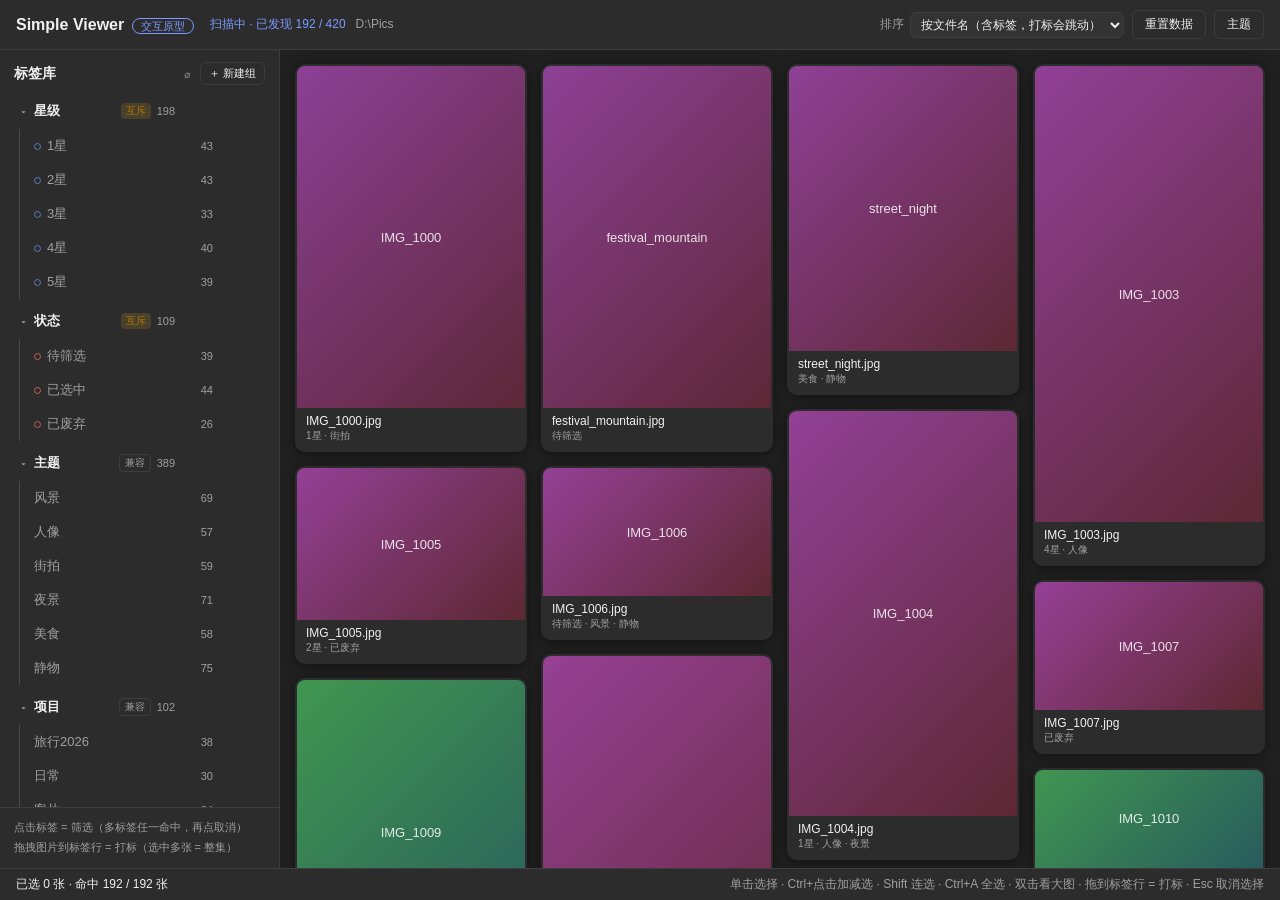
<file: demo/index.html>
<!DOCTYPE html>
<html lang="zh-CN">
<head>
<meta charset="UTF-8">
<meta name="viewport" content="width=device-width, initial-scale=1.0">
<title>Simple Viewer · 打标签与瀑布流 交互原型</title>
<link rel="stylesheet" href="demo.css">
</head>
<body class="dark">
<div id="app">
  <header id="toolbar">
    <div class="app-title">Simple Viewer<span class="proto-badge">交互原型</span></div>
    <div class="library-info">
      <span id="scanStatus" class="scan-status">准备扫描…</span>
      <span id="libraryPath" class="library-path">D:\Pics</span>
    </div>
    <div class="toolbar-actions">
      <label class="sort-box">排序
        <select id="sortMode">
          <option value="name">按文件名（含标签，打标会跳动）</option>
          <option value="found">按发现顺序（稳定）</option>
        </select>
      </label>
      <button id="resetDemoBtn" class="ghost-btn" title="清空本地改动并重新生成演示数据">重置数据</button>
      <button id="themeBtn" class="ghost-btn" title="切换深浅色">主题</button>
    </div>
  </header>

  <div id="filterBar" class="empty">
    <div id="activeFilters"></div>
    <div class="filter-right">
      <span id="filterStats"></span>
    </div>
  </div>

  <div id="mainRow">
    <aside id="sidebar">
      <div class="sidebar-head">
        <span>标签库</span>
        <span class="head-actions">
          <!-- ∅ 无标签筛选（对齐 WinUI 侧栏标题行；「清空筛选」按钮已移除，取消走二次点击/chip ✕） -->
          <button id="untaggedBtn" class="icon-btn untagged-btn" title="筛选无标签图片（再点取消）">∅</button>
          <button id="addGroupBtn" class="ghost-btn small">＋ 新建组</button>
        </span>
      </div>
      <div id="groupList"></div>
      <div class="sidebar-tip">
        点击标签 = 筛选（多标签任一命中，再点取消）<br>
        拖拽图片到标签行 = 打标（选中多张 = 整集）
      </div>
    </aside>
    <main id="waterfallWrap">
      <div id="waterfall"></div>
      <div id="emptyHint" class="hidden">当前筛选条件下没有图片</div>
    </main>
  </div>

  <footer id="statusBar">
    <span id="statusLeft"></span>
    <span id="statusHint">单击选择 · Shift 连选 · Ctrl+A 全选 · 双击看大图 · Esc 取消选择</span>
  </footer>
</div>

<!-- 单图查看 -->
<div id="viewerOverlay" class="overlay hidden">
  <div class="viewer-top">
    <div class="viewer-actions">
      <button id="viewerPrev" class="ghost-btn">← 上一张</button>
      <button id="viewerNext" class="ghost-btn">下一张 →</button>
      <button id="viewerDelete" class="ghost-btn danger">删除</button>
      <button id="viewerClose" class="ghost-btn">关闭 (Esc)</button>
    </div>
  </div>
  <div class="viewer-body">
    <div class="viewer-stage">
      <img id="viewerImg" alt="">
    </div>
    <!-- 详情右栏：图片信息（结构化行）+ 标签管理（chips ✕ 移除、＋ 目录选择添加） -->
    <aside class="viewer-side">
      <div class="side-head">图片信息</div>
      <div class="side-info">
        <div class="info-row"><span>文件名</span><b id="sideName" class="mono"></b></div>
        <div class="info-row"><span>文件大小</span><b id="sideSize"></b></div>
        <div class="info-row"><span>像素尺寸</span><b id="sideDims"></b></div>
        <div class="info-row"><span>序号</span><b id="sideIndex"></b></div>
      </div>
      <div class="side-tags-head">
        <span>标签</span>
        <button id="addTagBtn" class="ghost-btn small" title="添加标签（打开标签目录）">＋</button>
      </div>
      <div class="side-tags" id="sideTags"></div>
    </aside>
  </div>
  <!-- 标签目录选择器（＋ 弹出层：组行 + 可点标签行，已选禁点） -->
  <div id="tagCatalog" class="catalog-pop hidden">
    <div class="catalog-title">为当前图片添加标签</div>
    <div id="catalogList" class="catalog-list"></div>
  </div>
</div>

<!-- 通用对话框 -->
<div id="modalOverlay" class="overlay hidden">
  <div class="modal">
    <div class="modal-title" id="modalTitle"></div>
    <div class="modal-msg" id="modalMsg"></div>
    <input id="modalInput" class="hidden" type="text">
    <label id="modalCheckWrap" class="modal-check hidden">
      <input type="checkbox" id="modalCheck"> <span id="modalCheckLabel"></span>
    </label>
    <div class="modal-btns">
      <button id="modalCancel" class="ghost-btn">取消</button>
      <button id="modalOk" class="primary-btn">确定</button>
    </div>
  </div>
</div>

<div id="toast" class="hidden"></div>
<script src="demo.js"></script>
</body>
</html>
</file>
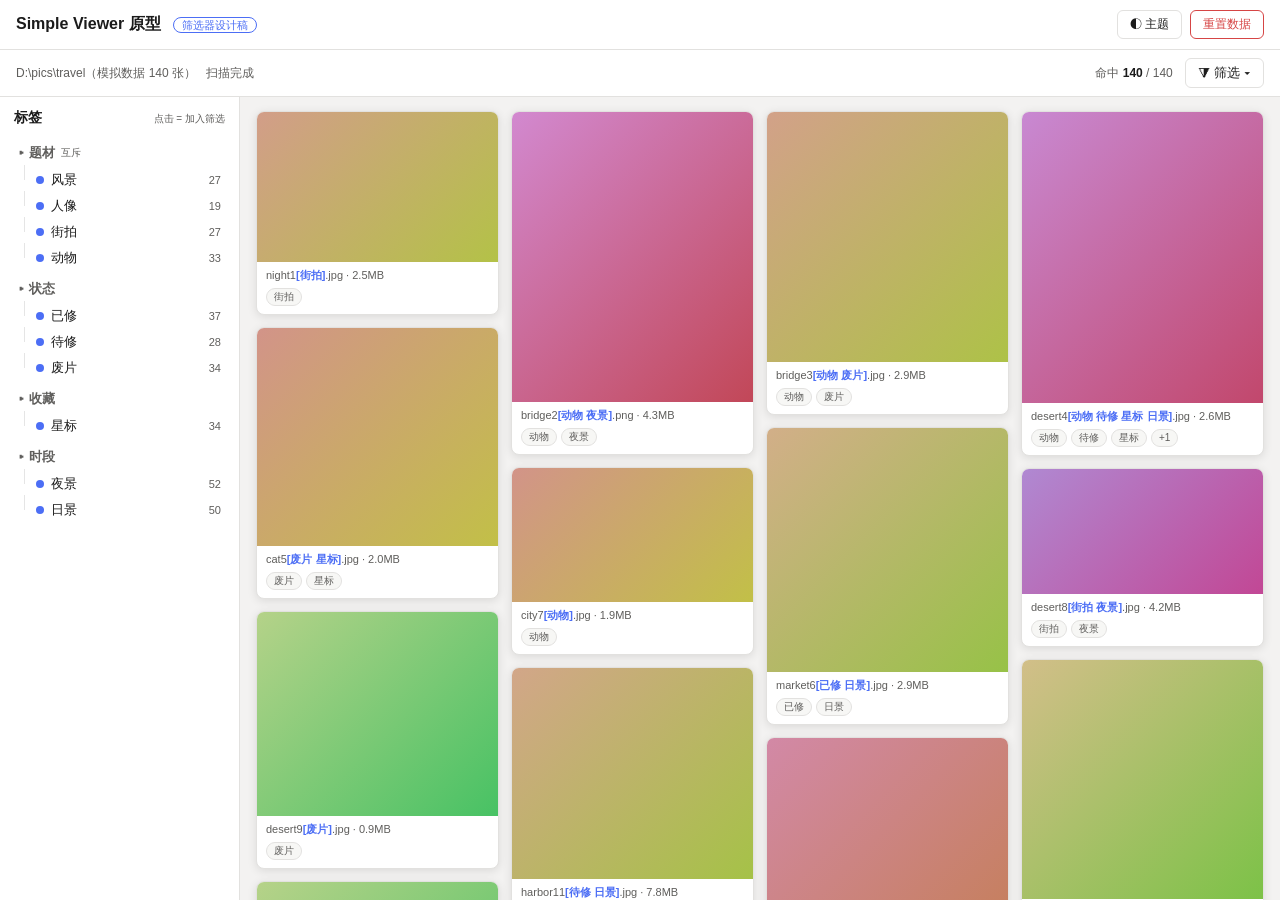
<file: demo/filter.html>
<!DOCTYPE html>
<html lang="zh-CN">
<head>
<meta charset="UTF-8">
<meta name="viewport" content="width=device-width, initial-scale=1">
<title>筛选器设计稿 — Simple Viewer 原型</title>
<link rel="stylesheet" href="filter.css">
</head>
<body>
<div id="app">
  <!-- 顶栏 -->
  <header id="topbar">
    <div class="app-title">Simple Viewer 原型 <span class="proto-badge">筛选器设计稿</span></div>
    <div class="topbar-actions">
      <button class="ghost-btn" id="themeBtn" title="切换亮/暗主题">◐ 主题</button>
      <button class="ghost-btn danger" id="resetBtn" title="清空本地改动重新开始">重置数据</button>
    </div>
  </header>

  <!-- 工具栏 -->
  <div id="toolbar">
    <div class="library-info">
      <span class="library-path">D:\pics\travel（模拟数据 140 张）</span>
      <span class="scan-status done">扫描完成</span>
    </div>
    <div class="toolbar-actions">
      <span id="hitStats" class="hit-stats"></span>
      <div class="filter-anchor">
        <button class="filter-toggle" id="filterToggle">⧩ 筛选 <span class="cond-badge" id="condBadge" hidden></span> ▾</button>
      </div>
    </div>
  </div>

  <!-- 筛选条（应用后显示人话表达式） -->
  <div id="filterBar" class="empty">
    <div id="activeFilters" class="active-filters"></div>
    <div class="filter-right">
      <button class="link-btn" id="editFilterBtn">编辑</button>
      <button class="link-btn" id="clearFilterBtn">清空</button>
    </div>
  </div>

  <!-- 主区：左标签树 + 右瀑布流 -->
  <div id="mainRow">
    <aside id="sidebar">
      <div class="sidebar-head">
        <span>标签</span>
        <span class="head-hint">点击 = 加入筛选</span>
      </div>
      <div id="groupList"></div>
    </aside>
    <main id="wallWrap">
      <div id="wall"></div>
      <div id="wallEmpty" class="wall-empty" hidden>没有图片命中当前筛选条件</div>
    </main>
  </div>
</div>

<!-- 筛选面板（flyout，锚定筛选按钮） -->
<div id="flyout" class="flyout" hidden>
  <div class="flyout-head">
    <span class="flyout-title">⧩ 筛选</span>
    <span class="flyout-sub">条件实时生效</span>
    <button class="icon-btn" id="flyoutClose" title="关闭">✕</button>
  </div>
  <div class="flyout-body" id="flyoutBody"><!-- 条件树渲染区 --></div>
  <div class="flyout-foot">
    <div class="expr-preview">
      <span class="expr-label">表达式</span>
      <span id="exprText" class="expr-text"></span>
    </div>
    <div class="flyout-foot-actions">
      <span id="panelHits" class="panel-hits"></span>
      <button class="ghost-btn small" id="clearCondBtn">清空条件</button>
      <button class="primary-btn" id="doneBtn">完成</button>
    </div>
  </div>
</div>

<!-- 标签值选择弹层 -->
<div id="popover" class="popover" hidden></div>

<div id="toast" class="toast" hidden></div>

<script src="filter.js"></script>
</body>
</html>
</file>
<file: demo/demo.css>
/* ============ 主题变量 ============ */
:root {
  --bg: #f3f2f1;
  --bg-2: #fbfbfa;
  --panel: #ffffff;
  --panel-2: #f7f7f5;
  --border: #e2e1df;
  --text: #1b1b1b;
  --text-2: #6c6b69;
  --accent: #4c6ef5;
  --accent-soft: rgba(76, 110, 245, 0.12);
  --danger: #d64545;
  --sel: rgba(76, 110, 245, 0.85);
  --shadow: 0 2px 10px rgba(0, 0, 0, 0.10);
  --row-hover: rgba(0, 0, 0, 0.05);
  --row-active: rgba(0, 0, 0, 0.08);
  --row-line: rgba(0, 0, 0, 0.10);
}
body.dark {
  --bg: #202020;
  --bg-2: #272727;
  --panel: #2c2c2c;
  --panel-2: #333333;
  --border: #3d3d3d;
  --text: #f1f1f1;
  --text-2: #a0a0a0;
  --accent: #7c9aff;
  --accent-soft: rgba(124, 154, 255, 0.15);
  --danger: #ff7b72;
  --sel: rgba(124, 154, 255, 0.9);
  --shadow: 0 2px 12px rgba(0, 0, 0, 0.45);
  --row-hover: rgba(255, 255, 255, 0.06);
  --row-active: rgba(255, 255, 255, 0.12);
  --row-line: rgba(255, 255, 255, 0.14);
}

* { box-sizing: border-box; margin: 0; padding: 0; }
html, body { height: 100%; }
body {
  font-family: "Segoe UI Variable", "Segoe UI", "Microsoft YaHei UI", "Microsoft YaHei", sans-serif;
  background: var(--bg);
  color: var(--text);
  font-size: 14px;
  overflow: hidden;
}

#app { height: 100vh; display: grid; grid-template-rows: auto auto 1fr auto; }

/* ============ 顶栏 ============ */
#toolbar {
  display: flex; align-items: center; gap: 16px;
  padding: 10px 16px;
  background: var(--panel);
  border-bottom: 1px solid var(--border);
}
.app-title { font-size: 16px; font-weight: 600; white-space: nowrap; }
.proto-badge {
  margin-left: 8px; font-size: 11px; font-weight: 400; color: var(--accent);
  border: 1px solid var(--accent); border-radius: 999px; padding: 1px 8px;
}
.library-info { flex: 1; display: flex; align-items: baseline; gap: 10px; min-width: 0; }
.library-path { color: var(--text-2); font-size: 12px; overflow: hidden; text-overflow: ellipsis; white-space: nowrap; }
.scan-status { color: var(--accent); font-size: 12px; white-space: nowrap; }
.scan-status.done { color: var(--text-2); }
.toolbar-actions { display: flex; align-items: center; gap: 8px; }
.sort-box { font-size: 12px; color: var(--text-2); display: flex; align-items: center; gap: 6px; }

.ghost-btn {
  background: transparent; color: var(--text);
  border: 1px solid var(--border); border-radius: 6px;
  padding: 5px 12px; font-size: 12px; cursor: pointer; white-space: nowrap;
}
.ghost-btn:hover { background: var(--panel-2); }
.ghost-btn.small { padding: 3px 8px; font-size: 11px; }
.ghost-btn.danger { color: var(--danger); border-color: var(--danger); }
.primary-btn {
  background: var(--accent); color: #fff; border: none; border-radius: 6px;
  padding: 6px 18px; font-size: 13px; cursor: pointer;
}
.primary-btn:hover { filter: brightness(1.08); }
select {
  background: var(--panel-2); color: var(--text);
  border: 1px solid var(--border); border-radius: 6px; padding: 4px 6px; font-size: 12px;
}

/* ============ 筛选条 ============ */
#filterBar {
  display: flex; align-items: center; justify-content: space-between; gap: 12px;
  padding: 8px 16px; background: var(--accent-soft);
  border-bottom: 1px solid var(--border);
}
#filterBar.empty { display: none; }
#activeFilters { display: flex; flex-wrap: wrap; gap: 6px; }
.filter-chip {
  display: inline-flex; align-items: center; gap: 6px;
  background: var(--panel); border: 1px solid var(--accent);
  color: var(--accent); border-radius: 999px; padding: 2px 10px; font-size: 12px;
}
.filter-chip button { border: none; background: none; color: inherit; cursor: pointer; font-size: 13px; }
.filter-right { display: flex; align-items: center; gap: 10px; white-space: nowrap; }
#filterStats { font-size: 12px; color: var(--text-2); }

/* ============ 主区 ============ */
#mainRow { display: flex; min-height: 0; }

/* ---- 左侧标签栏 ---- */
#sidebar {
  width: 280px; flex: none; display: flex; flex-direction: column;
  background: var(--panel); border-right: 1px solid var(--border);
}
.sidebar-head {
  display: flex; align-items: center; justify-content: space-between;
  padding: 12px 14px 8px; font-weight: 600;
}
/* 标题行右侧动作区（∅ 无标签筛选 + 新建组） */
.head-actions { display: flex; align-items: center; gap: 6px; }
/* ∅ 无标签筛选按钮：激活 = 强调色淡底（参照 .tag-row.filter-on 的 var(--row-active) 激活先例，
   强调色系更贴合“筛选中”语义，与 .drop-on 同源） */
.untagged-btn.on { background: var(--accent-soft); color: var(--accent); }
#groupList { flex: 1; overflow-y: auto; padding: 0 10px 10px; }
.sidebar-tip {
  padding: 10px 14px; font-size: 11px; line-height: 1.8; color: var(--text-2);
  border-top: 1px solid var(--border);
}

/* 目录树行式节点（单色系：组行 + 缩进子标签行，行内无常显管理按钮） */
.tag-group { margin-bottom: 4px; }
.tag-group.collapsed .tag-rows { display: none; }
.group-head {
  display: flex; align-items: center; gap: 6px;
  height: 36px; padding: 0 8px; border-radius: 6px; cursor: pointer; user-select: none;
}
.group-head:hover { background: var(--row-hover); }
.chevron { flex: none; width: 10px; font-size: 10px; color: var(--text-2); text-align: center; user-select: none; }
.group-name {
  font-weight: 600; font-size: 13px; flex: 1; min-width: 0;
  overflow: hidden; text-overflow: ellipsis; white-space: nowrap;
}
.group-badge {
  font-size: 10px; border-radius: 4px; padding: 1px 5px; white-space: nowrap;
}
.group-badge.excl { color: #b0790a; background: rgba(240, 180, 41, 0.16); }
.group-badge.multi { color: var(--text-2); background: var(--panel); border: 1px solid var(--border); }
.row-count { flex: none; font-size: 11px; color: var(--text-2); }
.icon-btn {
  border: none; background: none; color: var(--text-2); cursor: pointer;
  font-size: 12px; padding: 2px 4px; border-radius: 4px;
}
.icon-btn:hover { background: var(--bg-2); color: var(--text); }
/* 悬停浮现的管理按钮容器（计数旁；占位不变避免布局跳动） */
.row-cmds { display: flex; gap: 2px; flex: none; opacity: 0; }
.group-head:hover .row-cmds, .tag-row:hover .row-cmds { opacity: 1; }

/* 子标签行：一级缩进 + 竖向连接线（贯穿行高，相邻行连续成树） */
.tag-rows { display: block; }
.tag-row {
  display: flex; align-items: center; gap: 6px;
  height: 34px; padding: 0 8px 0 0; border-radius: 5px; cursor: pointer; user-select: none;
}
.tag-row:hover { background: var(--row-hover); }
.tag-row.filter-on { background: var(--row-active); }
/* 拖拽打标目标行的落下高亮（dragover 期间，对齐 WinUI DropOverlay 方向） */
.tag-row.drop-on {
  background: var(--accent-soft);
  outline: 1.5px solid var(--accent);
  outline-offset: -1.5px;
}
.row-indent { position: relative; width: 18px; align-self: stretch; flex: none; }
.tree-line { position: absolute; left: 9px; top: 0; bottom: 0; width: 1px; background: var(--row-line); }
.tag-row .radio-dot {
  width: 7px; height: 7px; border-radius: 50%;
  border: 1.5px solid hsl(var(--hue) 45% 55%); flex: none;
}
.tag-row.filter-on .radio-dot { border-color: #fff; background: #fff; }
.tag-row .tag-name {
  flex: 1; min-width: 0; font-size: 13px; color: var(--text-2);
  overflow: hidden; text-overflow: ellipsis; white-space: nowrap;
}
.tag-row.filter-on .tag-name { color: var(--text); }

/* 单图查看页标签胶囊样式已由详情右栏的 .tag-chip / .catalog-pop 取代（2026-09-19 交互重构） */

/* ---- 瀑布流 ---- */
#waterfallWrap { flex: 1; overflow-y: auto; overflow-x: hidden; position: relative; padding: 14px; }
#waterfall { position: relative; margin: 0 auto; }
#emptyHint {
  position: absolute; inset: 0; display: flex; align-items: center; justify-content: center;
  color: var(--text-2); font-size: 14px;
}

.card {
  position: absolute; border-radius: 10px; overflow: hidden;
  background: var(--panel); box-shadow: var(--shadow);
  cursor: pointer; border: 2px solid transparent;
  transition: border-color .1s, transform .1s;
}
.card:hover { transform: translateY(-2px); }
.card.selected { border-color: var(--sel); }
.thumb { position: relative; width: 100%; background: var(--panel-2); }
.thumb img { display: block; width: 100%; height: 100%; object-fit: cover; }
.thumb.fallback { display: flex; align-items: center; justify-content: center; color: rgba(255,255,255,.85); font-size: 13px; }
.card .check {
  position: absolute; top: 8px; right: 8px; width: 22px; height: 22px;
  border-radius: 50%; background: rgba(0,0,0,.35); border: 1.5px solid rgba(255,255,255,.9);
  color: #fff; font-size: 13px; display: none; align-items: center; justify-content: center;
}
.card:hover .check { display: flex; }
.card.selected .check { display: flex; background: var(--sel); border-color: var(--sel); }
.badges {
  position: absolute; left: 8px; bottom: 8px; display: flex; flex-wrap: wrap; gap: 4px;
  pointer-events: none;
}
.badge {
  font-size: 10px; color: #fff; border-radius: 4px; padding: 1px 6px;
  background: hsl(var(--hue) 50% 45% / 0.92); backdrop-filter: blur(2px);
}
.badge.more { background: rgba(0,0,0,.55); }
.card-meta {
  padding: 6px 9px 7px; display: flex; flex-direction: column; gap: 1px;
}
.fname {
  font-size: 12px; overflow: hidden; text-overflow: ellipsis; white-space: nowrap;
}
.ftags { font-size: 10px; color: var(--text-2); overflow: hidden; text-overflow: ellipsis; white-space: nowrap; }

/* ============ 状态栏 ============ */
#statusBar {
  display: flex; align-items: center; justify-content: space-between; gap: 12px;
  padding: 7px 16px; background: var(--panel); border-top: 1px solid var(--border);
  font-size: 12px; color: var(--text-2);
}
#statusLeft { color: var(--text); }

/* ============ 单图查看 ============ */
.overlay {
  position: fixed; inset: 0; z-index: 50; background: rgba(10, 10, 10, .88);
  backdrop-filter: blur(10px);
}
.hidden { display: none !important; }

#viewerOverlay { display: flex; flex-direction: column; }
.viewer-top {
  display: flex; align-items: center; justify-content: space-between; gap: 16px;
  padding: 12px 20px; color: #eee;
}
.mono { font-family: "Cascadia Code", Consolas, monospace; }
.viewer-actions { display: flex; gap: 8px; }
.viewer-actions .ghost-btn { color: #eee; border-color: #555; }
.viewer-actions .ghost-btn:hover { background: rgba(255,255,255,.08); }
.viewer-body {
  flex: 1; display: flex; gap: 16px; min-height: 0; padding: 0 24px 16px;
  align-items: stretch;
}
.viewer-stage { flex: 1; display: flex; align-items: center; justify-content: center; min-width: 0; }
#viewerImg { max-width: 100%; max-height: 100%; border-radius: 6px; box-shadow: 0 8px 40px rgba(0,0,0,.5); }

/* 详情右栏（对齐 WinUI 单图右栏方向）：信息结构化行 + 标签管理 */
.viewer-side {
  width: 260px; flex: none; display: flex; flex-direction: column; gap: 12px;
  background: rgba(255, 255, 255, .04); border: 1px solid #444; border-radius: 10px;
  padding: 14px; color: #ddd; overflow-y: auto;
}
.side-head { font-size: 14px; font-weight: 600; color: #eee; }
.side-info { display: flex; flex-direction: column; gap: 6px; }
.info-row { display: flex; gap: 8px; font-size: 12px; align-items: baseline; }
.info-row span { color: #999; flex: none; width: 52px; }
.info-row b { font-weight: 400; word-break: break-all; }
.side-tags-head {
  display: flex; align-items: center; justify-content: space-between;
  font-size: 13px; font-weight: 600; color: #eee;
}
.side-tags-head .ghost-btn { color: #ddd; border-color: #555; }
.side-tags { display: flex; flex-wrap: wrap; gap: 6px; align-content: flex-start; }
.side-tags-empty { font-size: 12px; color: #999; line-height: 1.7; }
/* 当前图标签 chip（组 hue 淡底 + ✕ 移除） */
.tag-chip {
  display: inline-flex; align-items: center; gap: 5px;
  border: 1px solid hsl(var(--hue) 45% 55% / .6);
  background: hsl(var(--hue) 50% 50% / .12);
  color: #eee; border-radius: 999px; padding: 3px 9px; font-size: 12px;
}
.tag-chip button {
  border: none; background: none; color: inherit; cursor: pointer;
  font-size: 11px; opacity: .7; padding: 0;
}
.tag-chip button:hover { opacity: 1; }

/* 标签目录选择器（＋ 弹出层：两级行列表，已选行禁点） */
.catalog-pop {
  position: absolute; right: 24px; bottom: 24px; width: 300px; max-height: 60vh; overflow-y: auto;
  background: var(--panel); border: 1px solid var(--border); border-radius: 10px;
  box-shadow: var(--shadow); padding: 12px; z-index: 60; color: var(--text);
}
.catalog-title { font-size: 13px; font-weight: 600; margin-bottom: 4px; }
.catalog-list { display: block; }
.cat-group {
  display: flex; align-items: center; gap: 6px;
  font-size: 12px; font-weight: 600; margin: 8px 0 4px;
}
.cat-tag {
  display: flex; align-items: center; gap: 6px;
  height: 32px; padding: 0 8px; border-radius: 5px; cursor: pointer;
  font-size: 13px; color: var(--text-2); user-select: none;
}
.cat-tag:hover { background: var(--row-hover); }
.cat-tag.on { color: var(--text); background: var(--row-active); cursor: default; }
.cat-tag .ct-name { flex: 1; min-width: 0; overflow: hidden; text-overflow: ellipsis; white-space: nowrap; }
.cat-tag .ct-applied { font-size: 11px; color: var(--text-2); flex: none; }
.cat-tag .radio-dot {
  width: 7px; height: 7px; border-radius: 50%;
  border: 1.5px solid hsl(var(--hue) 45% 55%); flex: none;
}

/* ============ 对话框 ============ */
#modalOverlay { display: flex; align-items: center; justify-content: center; background: rgba(0,0,0,.45); }
.modal {
  width: 400px; max-width: calc(100vw - 40px);
  background: var(--panel); border: 1px solid var(--border); border-radius: 10px;
  box-shadow: var(--shadow); padding: 20px;
}
.modal-title { font-size: 15px; font-weight: 600; margin-bottom: 8px; }
.modal-msg { font-size: 13px; color: var(--text-2); line-height: 1.7; margin-bottom: 12px; white-space: pre-line; }
#modalInput {
  width: 100%; background: var(--bg-2); color: var(--text);
  border: 1px solid var(--border); border-radius: 6px; padding: 8px 10px; font-size: 13px;
  margin-bottom: 12px;
}
.modal-check { display: flex; align-items: center; gap: 8px; font-size: 13px; margin-bottom: 12px; }
.modal-btns { display: flex; justify-content: flex-end; gap: 8px; }

/* ============ Toast ============ */
#toast {
  position: fixed; bottom: 54px; left: 50%; transform: translateX(-50%);
  background: var(--panel); color: var(--text);
  border: 1px solid var(--border); border-radius: 8px; box-shadow: var(--shadow);
  padding: 9px 18px; font-size: 13px; z-index: 99; max-width: 80vw;
  animation: pop .18s ease-out;
}
@keyframes pop { from { opacity: 0; transform: translate(-50%, 6px); } to { opacity: 1; transform: translate(-50%, 0); } }

/* 滚动条 */
::-webkit-scrollbar { width: 10px; height: 10px; }
::-webkit-scrollbar-thumb { background: var(--border); border-radius: 5px; border: 2px solid transparent; background-clip: content-box; }
::-webkit-scrollbar-thumb:hover { background: var(--text-2); background-clip: content-box; }
::-webkit-scrollbar-track { background: transparent; }
</file>
<file: demo/filter.css>
/* ============ 主题变量（与 demo.css 保持一致） ============ */
:root {
  --bg: #f3f2f1;
  --bg-2: #fbfbfa;
  --panel: #ffffff;
  --panel-2: #f7f7f5;
  --border: #e2e1df;
  --text: #1b1b1b;
  --text-2: #5f5e5c;
  --accent: #4c6ef5;
  --accent-soft: rgba(76, 110, 245, 0.12);
  --danger: #d64545;
  --danger-soft: rgba(214, 69, 69, 0.10);
  --sel: rgba(76, 110, 245, 0.85);
  --shadow: 0 2px 10px rgba(0, 0, 0, 0.10);
  --shadow-pop: 0 8px 28px rgba(0, 0, 0, 0.18);
  --row-hover: rgba(0, 0, 0, 0.05);
  --row-active: rgba(0, 0, 0, 0.08);
  --row-line: rgba(0, 0, 0, 0.10);
  --ok: #2f9e63;
}
body.dark {
  --bg: #202020;
  --bg-2: #272727;
  --panel: #2c2c2c;
  --panel-2: #333333;
  --border: #3d3d3d;
  --text: #f1f1f1;
  --text-2: #a8a8a8;
  --accent: #7c9aff;
  --accent-soft: rgba(124, 154, 255, 0.15);
  --danger: #ff7b72;
  --danger-soft: rgba(255, 123, 114, 0.12);
  --sel: rgba(124, 154, 255, 0.9);
  --shadow: 0 2px 12px rgba(0, 0, 0, 0.45);
  --shadow-pop: 0 8px 28px rgba(0, 0, 0, 0.55);
  --row-hover: rgba(255, 255, 255, 0.06);
  --row-active: rgba(255, 255, 255, 0.12);
  --row-line: rgba(255, 255, 255, 0.14);
  --ok: #4ac386;
}

* { box-sizing: border-box; margin: 0; padding: 0; }
[hidden] { display: none !important; }
html, body { height: 100%; }
body {
  font-family: "Segoe UI Variable", "Segoe UI", "Microsoft YaHei UI", "Microsoft YaHei", sans-serif;
  background: var(--bg);
  color: var(--text);
  font-size: 14px;
  overflow: hidden;
}

#app { height: 100vh; display: grid; grid-template-rows: auto auto auto 1fr; }

/* ============ 顶栏 ============ */
#topbar {
  display: flex; align-items: center; justify-content: space-between;
  padding: 10px 16px;
  background: var(--panel);
  border-bottom: 1px solid var(--border);
}
.app-title { font-size: 16px; font-weight: 600; white-space: nowrap; }
.proto-badge {
  margin-left: 8px; font-size: 11px; font-weight: 400; color: var(--accent);
  border: 1px solid var(--accent); border-radius: 999px; padding: 1px 8px;
}
.topbar-actions { display: flex; align-items: center; gap: 8px; }

.ghost-btn {
  background: transparent; color: var(--text);
  border: 1px solid var(--border); border-radius: 6px;
  padding: 5px 12px; font-size: 12px; cursor: pointer; white-space: nowrap;
}
.ghost-btn:hover { background: var(--panel-2); }
.ghost-btn.small { padding: 3px 8px; font-size: 11px; }
.ghost-btn.danger { color: var(--danger); border-color: var(--danger); }
.primary-btn {
  background: var(--accent); color: #fff; border: none; border-radius: 6px;
  padding: 6px 18px; font-size: 13px; cursor: pointer;
}
.primary-btn:hover { filter: brightness(1.08); }
.link-btn {
  background: none; border: none; color: var(--accent); font-size: 12px;
  cursor: pointer; padding: 2px 4px;
}
.link-btn:hover { text-decoration: underline; }
.icon-btn {
  background: none; border: none; color: var(--text-2); font-size: 13px;
  cursor: pointer; border-radius: 6px; width: 26px; height: 26px; flex: none;
}
.icon-btn:hover { background: var(--row-hover); color: var(--text); }

/* ============ 工具栏 ============ */
#toolbar {
  display: flex; align-items: center; justify-content: space-between; gap: 12px;
  padding: 8px 16px; background: var(--panel);
  border-bottom: 1px solid var(--border);
}
.library-info { flex: 1; display: flex; align-items: baseline; gap: 10px; min-width: 0; }
.library-path { color: var(--text-2); font-size: 12px; overflow: hidden; text-overflow: ellipsis; white-space: nowrap; }
.scan-status { color: var(--accent); font-size: 12px; white-space: nowrap; }
.scan-status.done { color: var(--text-2); }
.toolbar-actions { display: flex; align-items: center; gap: 12px; }
.hit-stats { font-size: 12px; color: var(--text-2); white-space: nowrap; }
.hit-stats b { color: var(--text); font-weight: 600; }

/* 筛选按钮 */
.filter-toggle {
  display: inline-flex; align-items: center; gap: 6px;
  background: var(--panel); color: var(--text);
  border: 1px solid var(--border); border-radius: 6px;
  padding: 5px 12px; font-size: 13px; cursor: pointer; white-space: nowrap;
}
.filter-toggle:hover { background: var(--panel-2); }
.filter-toggle.active {
  background: var(--accent-soft); color: var(--accent); border-color: var(--accent);
}
.cond-badge {
  background: var(--accent); color: #fff; border-radius: 999px;
  font-size: 10px; min-width: 16px; height: 16px; line-height: 16px;
  text-align: center; padding: 0 4px;
}

/* ============ 筛选条 ============ */
#filterBar {
  display: flex; align-items: center; justify-content: space-between; gap: 12px;
  padding: 7px 16px; background: var(--accent-soft);
  border-bottom: 1px solid var(--border);
}
#filterBar.empty { display: none; }
.active-filters { display: flex; flex-wrap: wrap; gap: 6px; align-items: center; min-width: 0; }
.filter-expr {
  display: inline-flex; align-items: center; flex-wrap: wrap; gap: 4px;
  font-size: 12px; line-height: 22px;
}
.fx-op { color: var(--text-2); font-weight: 600; padding: 0 2px; }
.fx-paren { color: var(--text-2); font-weight: 700; }
.fx-cond {
  display: inline-flex; align-items: center; gap: 5px;
  background: var(--panel); border: 1px solid var(--accent);
  color: var(--accent); border-radius: 999px; padding: 1px 4px 1px 9px;
}
.fx-cond.neg { border-color: var(--danger); color: var(--danger); background: var(--danger-soft); }
.fx-cond .not-mark { font-weight: 700; }
.fx-cond button {
  border: none; background: none; color: inherit; cursor: pointer; font-size: 12px;
  width: 16px; height: 16px; line-height: 14px; border-radius: 50%; flex: none;
}
.fx-cond button:hover { background: var(--row-active); }
.filter-right { display: flex; align-items: center; gap: 4px; white-space: nowrap; }

/* ============ 主区 ============ */
#mainRow { display: flex; min-height: 0; }

/* 左侧标签树（简化版，仅展示 + 点击入筛选） */
#sidebar {
  width: 240px; flex: none; display: flex; flex-direction: column;
  background: var(--panel); border-right: 1px solid var(--border);
}
.sidebar-head {
  display: flex; align-items: baseline; justify-content: space-between;
  padding: 12px 14px 8px; font-weight: 600;
}
.head-hint { font-size: 10px; font-weight: 400; color: var(--text-2); }
#groupList { flex: 1; overflow-y: auto; padding: 0 10px 10px; }
.tree-group-row {
  display: flex; align-items: center; gap: 6px;
  padding: 5px 8px; border-radius: 6px; font-size: 13px; font-weight: 600;
  color: var(--text-2); margin-top: 4px;
}
.tree-tag-row {
  display: flex; align-items: center; gap: 7px;
  padding: 4px 8px 4px 26px; border-radius: 6px; font-size: 13px;
  cursor: pointer; position: relative;
}
.tree-tag-row::before {
  content: ""; position: absolute; left: 14px; top: -2px; bottom: 50%;
  width: 1px; background: var(--row-line);
}
.tree-tag-row:first-of-type::before { display: none; }
.tree-tag-row:hover { background: var(--row-hover); }
.tree-tag-row .tag-dot {
  width: 8px; height: 8px; border-radius: 50%; background: var(--accent); flex: none;
}
.tree-tag-row.in-filter { background: var(--accent-soft); color: var(--accent); }
.tree-tag-count { margin-left: auto; font-size: 11px; color: var(--text-2); }

/* 瀑布流 */
#wallWrap { flex: 1; min-width: 0; overflow-y: auto; position: relative; }
#wall {
  display: flex; gap: 12px; padding: 14px 16px 24px; align-items: flex-start;
}
.wall-col { flex: 1; display: flex; flex-direction: column; gap: 12px; min-width: 0; }
.card {
  border-radius: 8px; overflow: hidden; background: var(--panel);
  border: 1px solid var(--border); box-shadow: var(--shadow);
  cursor: default; break-inside: avoid;
}
.card-img { width: 100%; display: block; }
.card-meta { padding: 6px 9px 8px; }
.card-name {
  font-size: 11px; color: var(--text-2);
  white-space: nowrap; overflow: hidden; text-overflow: ellipsis;
}
.card-name .tagseg { color: var(--accent); font-weight: 600; }
.card-chips { display: flex; flex-wrap: wrap; gap: 4px; margin-top: 5px; }
.card-chip {
  font-size: 10px; line-height: 16px; padding: 0 7px; border-radius: 999px;
  background: var(--panel-2); border: 1px solid var(--border); color: var(--text-2);
}
.card-chip.neg { border-style: dashed; opacity: 0.75; }
.wall-empty {
  position: absolute; inset: 0; display: flex; align-items: center; justify-content: center;
  color: var(--text-2); font-size: 14px;
}

/* ============ 筛选面板 flyout ============ */
.flyout {
  position: fixed; z-index: 60; width: 620px; max-width: calc(100vw - 24px);
  background: var(--panel); border: 1px solid var(--border); border-radius: 10px;
  box-shadow: var(--shadow-pop); display: flex; flex-direction: column;
  max-height: min(78vh, 720px);
}
.flyout-head {
  display: flex; align-items: center; gap: 8px;
  padding: 12px 14px 8px;
}
.flyout-title { font-size: 14px; font-weight: 600; }
.flyout-sub { font-size: 11px; color: var(--text-2); flex: 1; }
.flyout-body { flex: 1; overflow-y: auto; padding: 6px 10px 12px; }
.flyout-foot {
  border-top: 1px solid var(--border); padding: 10px 14px;
  display: flex; flex-direction: column; gap: 8px;
  background: var(--panel); border-radius: 0 0 10px 10px;
}
.flyout-foot-actions { display: flex; align-items: center; gap: 8px; }
.panel-hits { flex: 1; font-size: 12px; color: var(--text-2); }
.panel-hits b { color: var(--ok); font-weight: 600; }

/* 表达式预览 */
.expr-preview {
  display: flex; gap: 8px; align-items: flex-start;
  background: var(--panel-2); border: 1px dashed var(--border); border-radius: 6px;
  padding: 6px 10px; font-size: 12px; line-height: 20px;
}
.expr-label {
  color: var(--text-2); font-size: 11px; flex: none; padding-top: 1px;
  border-right: 1px solid var(--border); padding-right: 8px;
}
.expr-text { min-width: 0; word-break: break-all; }
.expr-text .x-op { color: var(--text-2); font-weight: 600; }
.expr-text .x-neg { color: var(--danger); font-weight: 600; }

/* ---- 条件树：组一律为卡片，卡片嵌套卡片 ---- */
.f-group { display: flex; flex-direction: column; gap: 6px; }
.f-group-box {
  border: 1px solid var(--border); border-left: 3px solid var(--accent);
  border-radius: 8px;
  padding: 8px 10px 10px; display: flex; flex-direction: column; gap: 6px;
  background: var(--bg-2);
}
/* 嵌套层交替底色增强层级感 */
.f-group-box .f-group-box { background: var(--panel); }
.f-group-box .f-group-box .f-group-box { background: var(--bg-2); }
.f-group-head {
  display: flex; align-items: center; gap: 6px; font-size: 12px; color: var(--text-2);
}
.f-group-head .sep-line { flex: 1; height: 1px; background: var(--row-line); }
.f-op-select {
  font-weight: 600; color: var(--accent);
  background: var(--panel); border: 1px solid var(--border); border-radius: 6px;
  padding: 2px 4px; font-size: 12px; cursor: pointer;
}
.f-op-select:hover { border-color: var(--accent); }
.f-group-del { margin-left: auto; }

/* 条件行 */
.f-row {
  display: flex; align-items: center; gap: 6px;
  background: var(--panel); border: 1px solid var(--border); border-radius: 8px;
  padding: 6px 6px 6px 8px;
}
.f-row:hover { border-color: var(--accent); }
.f-row.invalid { border-color: var(--danger); }
.f-select {
  background: var(--panel-2); color: var(--text);
  border: 1px solid var(--border); border-radius: 6px;
  padding: 4px 6px; font-size: 12px; cursor: pointer; flex: none;
  min-width: 88px;
}
.f-select.op { color: var(--accent); font-weight: 600; }
.f-select.op.neg { color: var(--danger); }
.f-row .f-del { flex: none; }

.f-values {
  flex: 1; min-width: 0; display: flex; flex-wrap: wrap; gap: 4px; align-items: center;
  padding: 1px 0;
}
.val-chip {
  display: inline-flex; align-items: center; gap: 4px;
  background: var(--accent-soft); color: var(--accent);
  border: 1px solid transparent; border-radius: 999px;
  font-size: 12px; padding: 1px 4px 1px 9px; line-height: 18px;
}
.f-row.neg .val-chip { background: var(--danger-soft); color: var(--danger); }
.val-chip button {
  border: none; background: none; color: inherit; cursor: pointer; font-size: 11px;
  width: 15px; height: 15px; line-height: 13px; border-radius: 50%;
}
.val-chip button:hover { background: var(--row-active); }
.val-add {
  display: inline-flex; align-items: center; gap: 3px;
  border: 1px dashed var(--border); border-radius: 999px;
  background: none; color: var(--text-2); font-size: 12px;
  padding: 1px 9px; line-height: 18px; cursor: pointer;
}
.val-add:hover { color: var(--accent); border-color: var(--accent); }
.val-empty { font-size: 11px; color: var(--text-2); font-style: italic; }

/* 添加按钮 */
.f-addbar { display: flex; align-items: center; gap: 8px; padding-top: 2px; }
.add-btn {
  display: inline-flex; align-items: center; gap: 4px;
  background: none; border: none; color: var(--accent); font-size: 12px;
  cursor: pointer; border-radius: 6px; padding: 3px 6px;
}
.add-btn:hover { background: var(--accent-soft); }
.add-btn.group { color: var(--text-2); font-size: 11px; }
.add-btn.group:hover { background: var(--row-hover); color: var(--text); }

/* ============ 标签值选择弹层 ============ */
.popover {
  position: fixed; z-index: 80; width: 260px; max-height: 320px; overflow-y: auto;
  background: var(--panel); border: 1px solid var(--border); border-radius: 8px;
  box-shadow: var(--shadow-pop); padding: 6px;
}
.pop-group {
  font-size: 11px; color: var(--text-2); font-weight: 600;
  padding: 6px 8px 2px; display: flex; align-items: baseline; gap: 6px;
}
.pop-group .mutex-mark { font-weight: 400; font-size: 10px; color: var(--text-2); }
.pop-tag {
  display: flex; align-items: center; gap: 8px; width: 100%;
  background: none; border: none; color: var(--text); font-size: 13px;
  padding: 5px 8px; border-radius: 6px; cursor: pointer; text-align: left;
}
.pop-tag:hover { background: var(--row-hover); }
.pop-tag .cb {
  width: 15px; height: 15px; border-radius: 4px; border: 1px solid var(--border);
  flex: none; display: inline-flex; align-items: center; justify-content: center;
  font-size: 11px; color: #fff;
}
.pop-tag.on .cb { background: var(--accent); border-color: var(--accent); }
.pop-tag.on { color: var(--accent); background: var(--accent-soft); }
.pop-tag .pop-count { margin-left: auto; font-size: 11px; color: var(--text-2); }
.pop-empty { padding: 12px; text-align: center; color: var(--text-2); font-size: 12px; }

/* ============ toast ============ */
.toast {
  position: fixed; z-index: 100; left: 50%; bottom: 28px; transform: translateX(-50%);
  background: var(--panel); color: var(--text);
  border: 1px solid var(--border); border-radius: 8px; box-shadow: var(--shadow-pop);
  padding: 8px 16px; font-size: 13px; pointer-events: none;
  animation: toast-in 0.18s ease-out;
}
@keyframes toast-in { from { opacity: 0; transform: translate(-50%, 6px); } }

/* 滚动条 */
::-webkit-scrollbar { width: 10px; height: 10px; }
::-webkit-scrollbar-thumb { background: var(--border); border-radius: 5px; border: 2px solid var(--panel); }
::-webkit-scrollbar-track { background: transparent; }
</file>
